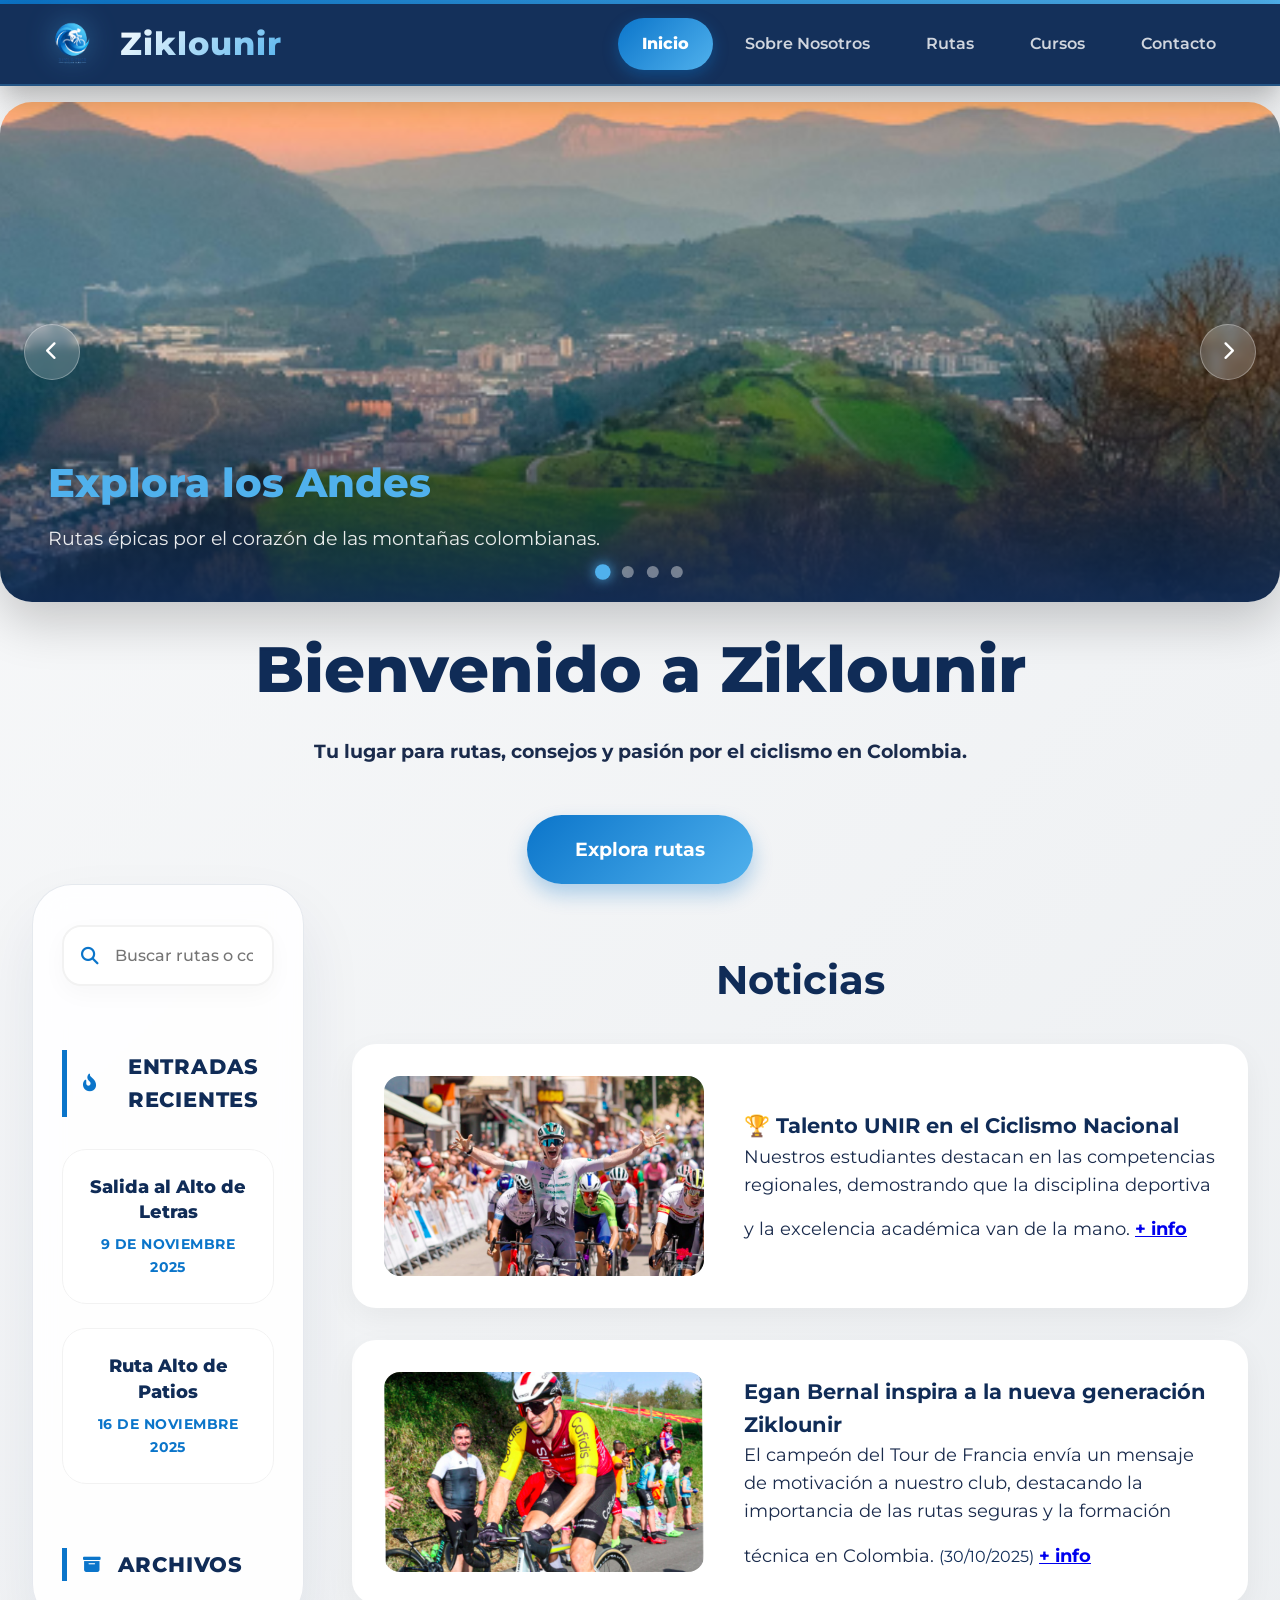
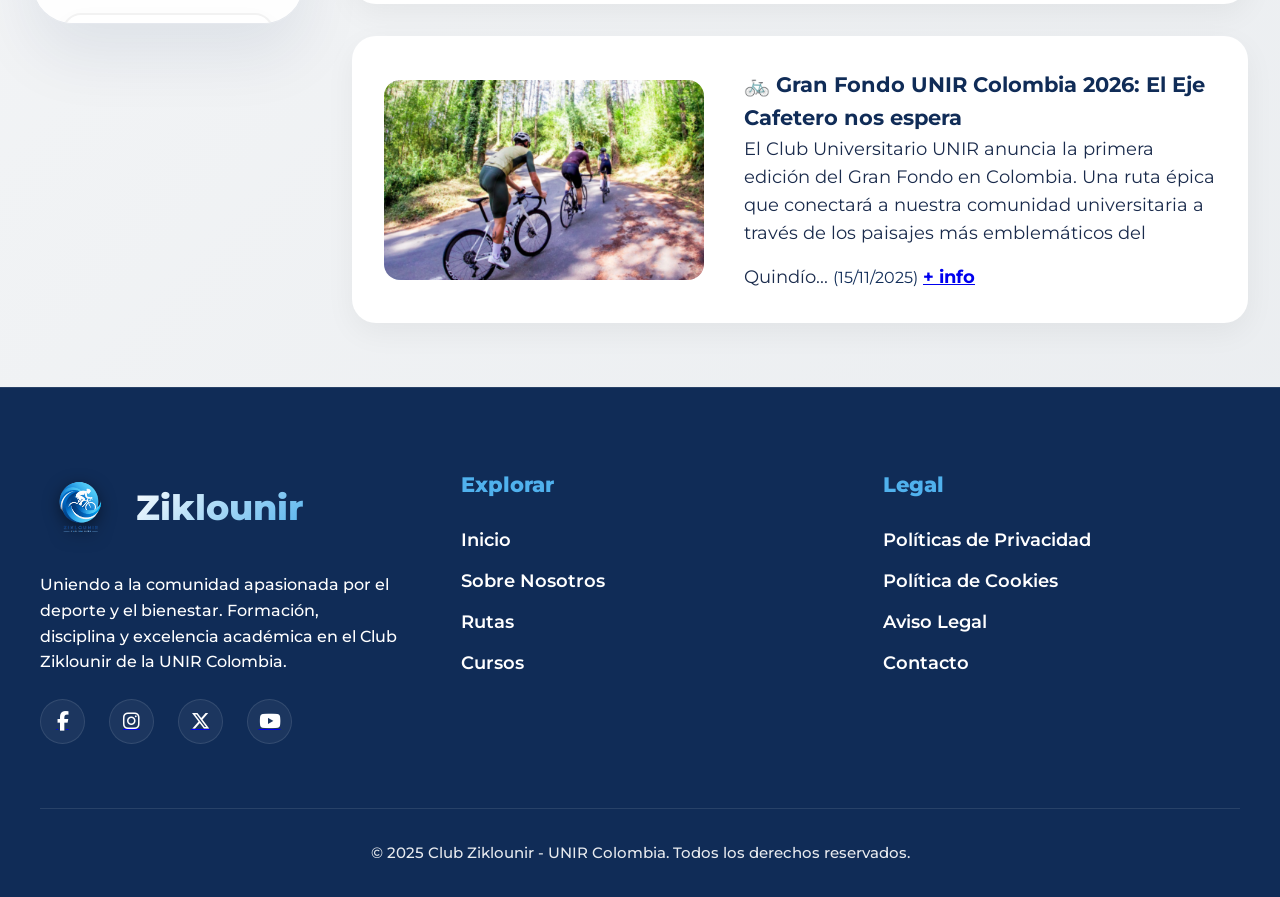
<file: index.html>
<!DOCTYPE html>
<html lang="es">
<head>
    <meta charset="UTF-8">
    <meta name="viewport" content="width=device-width, initial-scale=1.0">
    <meta name="description" content="Club Ziklounir — Blog de ciclismo universitario UNIR Colombia. Noticias, rutas y formación para apasionados del pedal.">
    <title>Club Ziklounir | Blog de Ciclismo · UNIR Colombia</title>
    <link rel="icon" href="assets/img/logociclismo.png" type="image/png">
    <!-- Fuentes (una sola petición) -->
    <link href="https://fonts.googleapis.com/css2?family=Inspiration&family=Geologica:wght@100..900&family=Jaini&display=swap" rel="stylesheet">
    <!-- Iconos -->
    <link rel="stylesheet" href="https://cdnjs.cloudflare.com/ajax/libs/font-awesome/6.4.2/css/all.min.css"
        integrity="sha512-z3gLpd7yknf1YoNbCzqRKc4qyor8gaKU1qmn+CShxbuBusANI9QpRohGBreCFkKxLhei6S9CQXFEbbKuqLg0DA=="
        crossorigin="anonymous" referrerpolicy="no-referrer" />
    <!-- Estilos -->
    <link rel="stylesheet" href="assets/CSS/style.css">
    <link rel="stylesheet" href="assets/CSS/inicio.css">
</head>

<body>
<!-- ------------------------------------------------------------
AQUI ESTA NUESTRO BARRA DE NAVEGACIÓN = HEADER + NAV
----------------------------------------------------------------->    
<div id="header-placeholder"></div>

    <main class="grid-container">
        <section class="bienvenido">
            <div class="carrusel-box">
                <div class="carrusel-container">
                    <ul id="carrusel-slides">
                        <li class="slide active">
                            <img src="assets/img/1.png" alt="Paisaje de Colombia">
                            <div class="slide-caption">
                                <h2>Explora los Andes</h2>
                                <p>Rutas épicas por el corazón de las montañas colombianas.</p>
                            </div>
                        </li>
                        <li class="slide">
                            <img src="assets/img/2.png" alt="Bicicletas en los Andes">
                            <div class="slide-caption">
                                <h2>Pasión por el Pedal</h2>
                                <p>Únete a nuestra comunidad y vive el ciclismo al máximo.</p>
                            </div>
                        </li>
                        <li class="slide">
                            <img src="assets/img/3.png" alt="Ciclistas subiendo a Letras">
                            <div class="slide-caption">
                                <h2>El Reto de Letras</h2>
                                <p>Conquista uno de los puertos más largos del mundo.</p>
                            </div>
                        </li>
                        <li class="slide">
                            <img src="assets/img/4.png" alt="Ciclistas en la Sabana">
                            <div class="slide-caption">
                                <h2>Sabana Infinita</h2>
                                <p>Disfruta de rodadas tranquilas con paisajes inigualables.</p>
                            </div>
                        </li>
                    </ul>
                </div>
                
                <!-- Controles del Carrusel -->
                <button class="carrusel-btn prev" id="prevBtn"><i class="fas fa-chevron-left"></i></button>
                <button class="carrusel-btn next" id="nextBtn"><i class="fas fa-chevron-right"></i></button>
                
                <!-- Indicadores -->
                <div class="carrusel-dots" id="carrusel-dots">
                    <span class="dot active" data-index="0"></span>
                    <span class="dot" data-index="1"></span>
                    <span class="dot" data-index="2"></span>
                    <span class="dot" data-index="3"></span>
                </div>
            </div>            
            <article class="bloque-bienvenido">
                <h1>Bienvenido a Ziklounir</h1>
                <h4>Tu lugar para rutas, consejos y pasión por el ciclismo en Colombia.</h4>
                <a href="rutas.html" class="btn-explora">Explora rutas</a>
            </article>
        </section>

<!-- BLOQUE NOTICIAS -->
        <section class="noticias">
            <h2>Noticias</h2>
            <article class="noticia"> 
                <img class="img-noticia" src="assets/img/Equipo-cortizo.png" alt="">
                <p class="redaccion"> <span class="sombrear">🏆 Talento UNIR en el Ciclismo Nacional</span> <br>Nuestros estudiantes destacan en las competencias regionales, demostrando que la disciplina deportiva y la excelencia académica van de la mano. <span class="info"><a href="#" target="_blank">+ info</a></span></p>
            </article>

            <article class="noticia"> 
                <img  class="img-noticia" src="assets/img/Jonathan.png" alt="">
                <p class="redaccion"><span class="sombrear">Egan Bernal inspira a la nueva generación Ziklounir</span> <br>El campeón del Tour de Francia envía un mensaje de motivación a nuestro club, destacando la importancia de las rutas seguras y la formación técnica en Colombia. <span class="fecha">(30/10/2025)</span>  <span class="info"><a href="#" target="_blank">+ info</a></span></p>
            </article>

            <article class="noticia"> 
                <img  class="img-noticia" src="assets/img/3.png" alt="Gran Fondo UNIR">
                <p class="redaccion"><span class="sombrear">🚲 Gran Fondo UNIR Colombia 2026: El Eje Cafetero nos espera</span> <br>El Club Universitario UNIR anuncia la primera edición del Gran Fondo en Colombia. Una ruta épica que conectará a nuestra comunidad universitaria a través de los paisajes más emblemáticos del Quindío... <span class="fecha">(15/11/2025)</span>  <span class="info"><a href="#">+ info</a></span></p>
            </article>
        </section>

<!-- BLOQUE ASIDE "barra lateral" -->
        <aside class="barra-lateral">
            <div class="section-lateral">
                <!-- Barra de Búsqueda Mejorada -->
                <div class="search-wrapper">
                    <i class="fas fa-search search-icon"></i>
                    <input class="buscar" type="text" name="buscar" placeholder="Buscar rutas o consejos...">
                </div>

                <!-- Entradas Recientes con Icono -->
                <div class="entradas-rec">
                    <h3><i class="fas fa-fire-alt"></i> Entradas recientes</h3>
                    <ul class="lista-recientes">
                        <li>
                            <a href="#">
                                <span class="post-title">Salida al Alto de Letras</span>
                                <span class="post-date">9 de Noviembre 2025</span>
                            </a>
                        </li>
                        <li>
                            <a href="#">
                                <span class="post-title">Ruta Alto de Patios</span>
                                <span class="post-date">16 de Noviembre 2025</span>
                            </a>
                        </li>
                    </ul>
                </div>

                <!-- Archivos con Icono -->
                <div class="archivos"> 
                    <h3><i class="fas fa-archive"></i> Archivos</h3>
                    <div class="select-wrapper">
                        <select name="mes" class="elegir">
                            <option value="">Elegir el mes</option>
                            <option value="enero">Enero 2025</option>
                            <option value="febrero">Febrero 2025</option>
                            <option value="marzo">Marzo 2025</option>
                            <option value="octubre">Octubre 2025</option>
                            <option value="noviembre">Noviembre 2025</option>
                        </select>
                        <i class="fas fa-chevron-down select-icon"></i>
                    </div>
                </div>

                <!-- Categorías con Icono -->
                <div class="categorias">
                    <h3><i class="fas fa-th-list"></i> Categorías</h3>
                    <div class="select-wrapper">
                        <select id="categoria" name="categorias" class="elegir">
                            <option value="">Elegir la categoría</option>
                            <option value="carreras">Carreras</option>
                            <option value="eventos">Eventos</option>
                            <option value="rutas.html">Rutas</option>
                            <option value="cursos.html">Cursos</option>
                        </select>
                        <i class="fas fa-chevron-down select-icon"></i>
                    </div>
                </div>
            </div>
        </aside>
    </main>

    <div id="footer-placeholder"></div>

    <script src="assets/js/main.js"></script>
    <script>
  const select = document.getElementById('categoria');
  select.addEventListener('change', () => {
    if (select.value) window.location.href = select.value;
  });
</script>
</body>
</html>
</file>
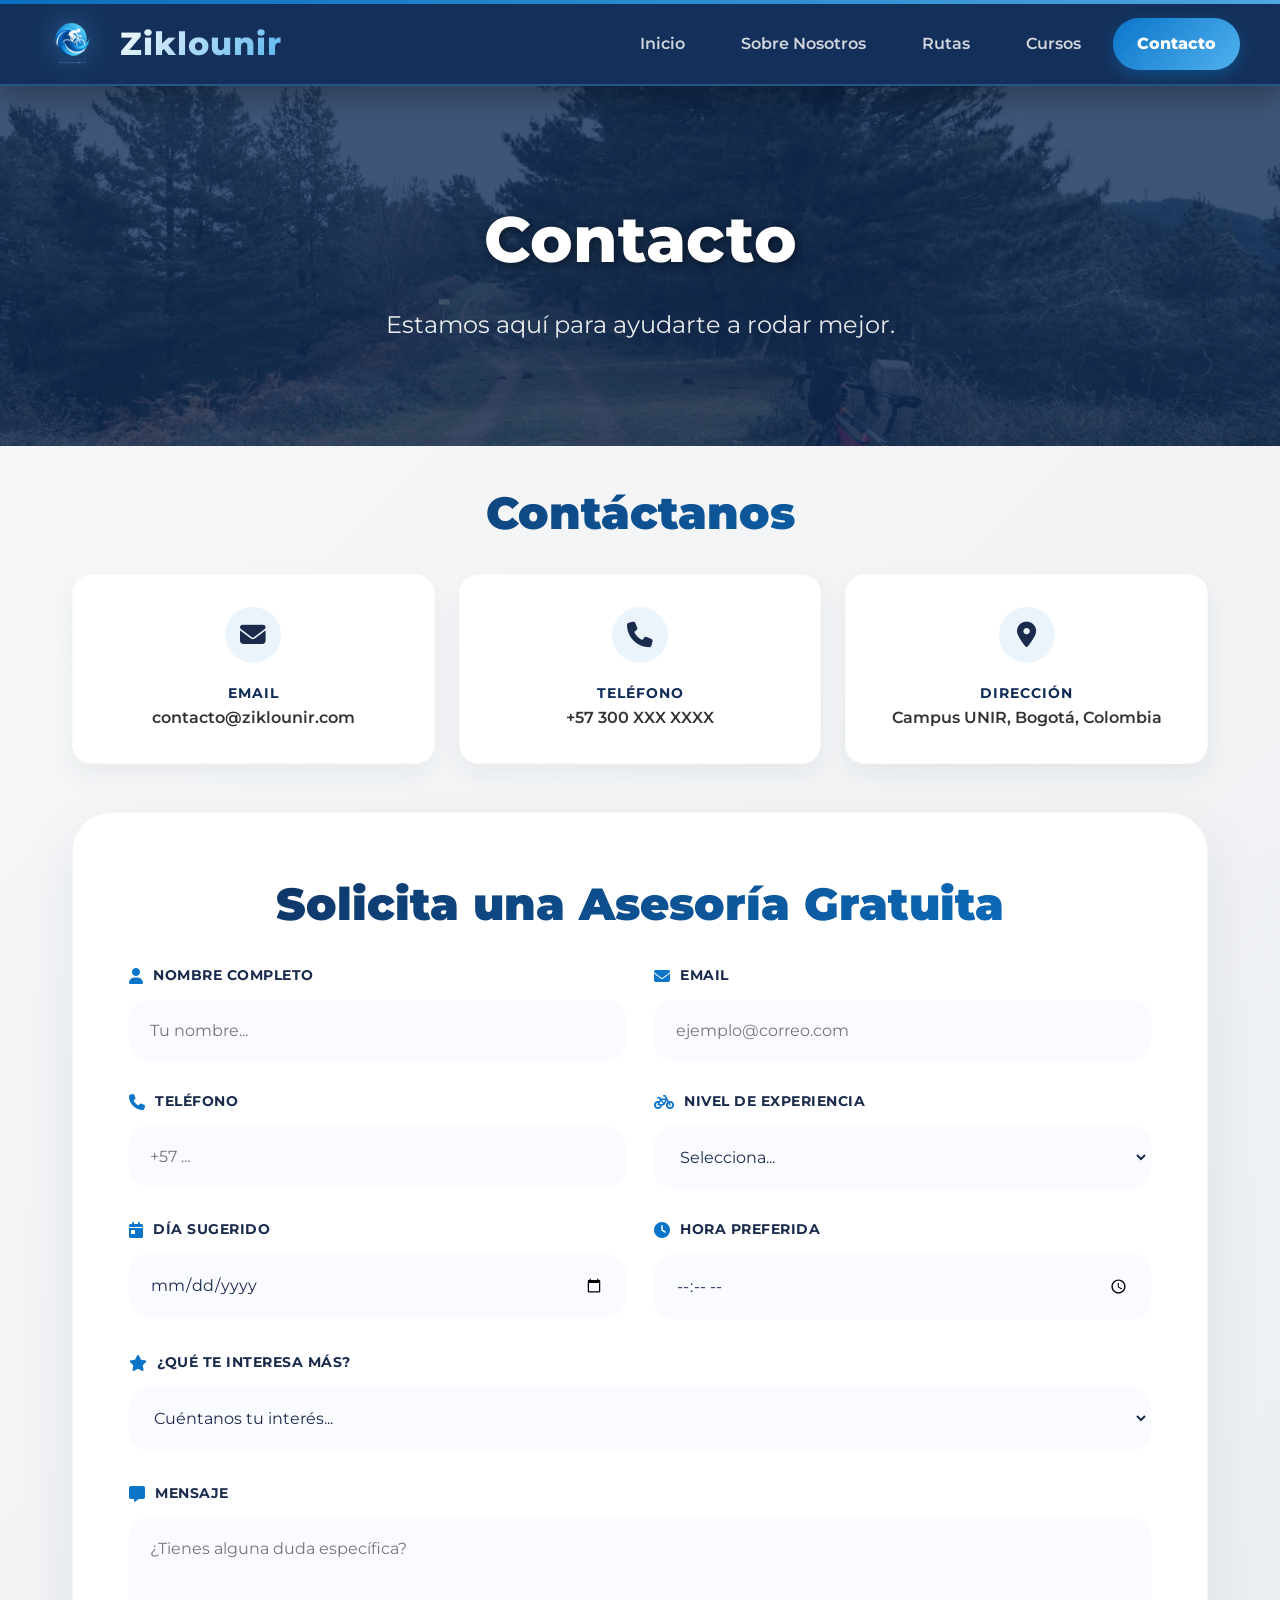
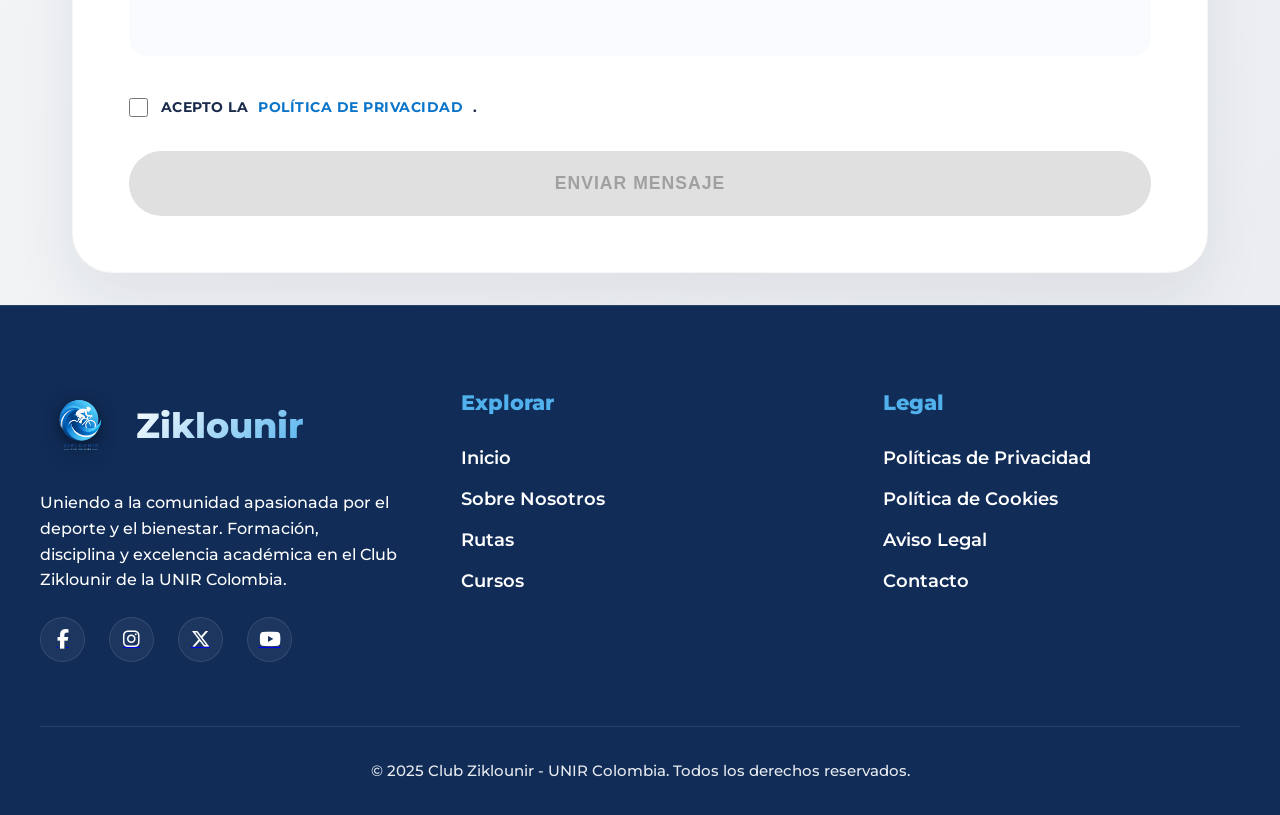
<file: Contacto.html>
<!DOCTYPE html>
<html lang="es">
<head>
    <meta charset="UTF-8">
    <meta name="viewport" content="width=device-width, initial-scale=1.0">
    <meta name="description" content="Contacta con el Club Ziklounir UNIR Colombia. Solicita asesoría gratuita o inscríbete en nuestras rutas y cursos.">
    <title>Contáctanos | Club Ziklounir · UNIR Colombia</title>
    <link rel="icon" href="assets/img/logociclismo.png" type="image/png">
    <!-- Fuentes (una sola petición) -->
    <link href="https://fonts.googleapis.com/css2?family=Inspiration&family=Geologica:wght@100..900&family=Jaini&display=swap" rel="stylesheet">
    <!-- Iconos -->
    <link rel="stylesheet" href="https://cdnjs.cloudflare.com/ajax/libs/font-awesome/6.4.2/css/all.min.css"
        integrity="sha512-z3gLpd7yknf1YoNbCzqRKc4qyor8gaKU1qmn+CShxbuBusANI9QpRohGBreCFkKxLhei6S9CQXFEbbKuqLg0DA=="
        crossorigin="anonymous" referrerpolicy="no-referrer" />
    <!-- Estilos -->
    <link rel="stylesheet" href="assets/CSS/style.css">
    <link rel="stylesheet" href="assets/CSS/contacto.css">
</head>

<body>



    <div id="header-placeholder"></div>

    <section class="hero-contacto">
        <div class="hero-content">
            <h1>Contacto</h1>
            <p>Estamos aquí para ayudarte a rodar mejor.</p>
        </div>
    </section>

    <main class="container">
        <div class="info">
            <h2>Contáctanos</h2>

            <div class="contact-details">
                <div class="detail-item">
                    <i class="fa-solid fa-envelope"></i>
                    <div>
                        <strong>Email</strong>
                        <p>contacto@ziklounir.com</p>
                    </div>
                </div>
                <div class="detail-item">
                    <i class="fa-solid fa-phone"></i>
                    <div>
                        <strong>Teléfono</strong>
                        <p>+57 300 XXX XXXX</p>
                    </div>
                </div>
                <div class="detail-item">
                    <i class="fa-solid fa-location-dot"></i>
                    <div>
                        <strong>Dirección</strong>
                        <p>Campus UNIR, Bogotá, Colombia</p>
                    </div>
                </div>
            </div>
        </div>

        <div class="formulario">
            <div class="info-form">
                <h2>Solicita una Asesoría Gratuita</h2>
            </div>
            <form action="#" method="POST" id="formContacto">
                <div class="form-grid">
                    <div class="form-group">
                        <label for="nombre"><i class="fa-solid fa-user"></i> Nombre completo</label>
                        <input type="text" id="nombre" name="nombre" placeholder="Tu nombre..." required>
                    </div>

                    <div class="form-group">
                        <label for="email"><i class="fa-solid fa-envelope"></i> Email</label>
                        <input type="email" id="email" name="email" placeholder="ejemplo@correo.com" required>
                    </div>

                    <div class="form-group">
                        <label for="telefono"><i class="fa-solid fa-phone"></i> Teléfono</label>
                        <input type="tel" id="telefono" name="telefono" placeholder="+57 ..." required>
                    </div>

                    <div class="form-group">
                        <label for="nivel"><i class="fa-solid fa-bicycle"></i> Nivel de experiencia</label>
                        <select id="nivel" name="nivel" required>
                            <option value="">Selecciona...</option>
                            <option value="principiante">Principiante (Cero experiencia)</option>
                            <option value="intermedio">Intermedio (Rutas frecuentes)</option>
                            <option value="avanzado">Avanzado / Competidor</option>
                        </select>
                    </div>

                    <div class="form-group">
                        <label for="fecha"><i class="fa-solid fa-calendar-day"></i> Día sugerido</label>
                        <input type="date" id="fecha" name="fecha" required>
                    </div>

                    <div class="form-group">
                        <label for="hora"><i class="fa-solid fa-clock"></i> Hora preferida</label>
                        <input type="time" id="hora" name="hora" min="09:00" max="18:00" required>
                    </div>
                </div>

                <div class="form-single">
                    <label for="interes"><i class="fa-solid fa-star"></i> ¿Qué te interesa más?</label>
                    <select id="interes" name="interes" required>
                        <option value="">Cuéntanos tu interés...</option>
                        <option value="rutas">Explorar Rutas</option>
                        <option value="cursos">Cursos de Formación</option>
                        <option value="socio">Ser Socio del Club</option>
                        <option value="otro">Otros asuntos</option>
                    </select>
                </div>

                <div class="form-single">
                    <label for="comentarios"><i class="fa-solid fa-message"></i> Mensaje</label>
                    <textarea id="comentarios" name="comentarios" rows="5" placeholder="¿Tienes alguna duda específica?"></textarea>
                </div>

                <div class="checkbox-container">
                    <input type="checkbox" id="privacidad" name="privacidad" required onchange="document.getElementById('btnEnviar').disabled = !this.checked">
                    <label for="privacidad">Acepto la <a href="legal.html#privacidad">política de privacidad</a>.</label>
                </div>

                <button id="btnEnviar" type="submit" class="btn-submit" disabled>Enviar Mensaje</button>
            </form>
        </div>
    </main>

    <div id="footer-placeholder"></div>
    <script src="assets/js/main.js"></script>


</body>


</html>
</file>
<file: assets/CSS/style.css>
@import url('https://fonts.googleapis.com/css2?family=Montserrat:wght@400;500;700;800&display=swap');

:root {
  --color-1: #1A2B4C;
  /* Azul Oscuro (Texto) */
  --color-2: #FFFFFF;
  /* Blanco */
  --color-3: #f2f2f2;
  /* Gris Claro */
  --color-4: #102C57;
  /* Azul Medianoche (Footer/Header) */
  --color-5: #0B75CA;
  /* Azul Primario (Botones) */
  --color-6: #50B1ED;
  /* Azul Claro (Acentos) */
  --titulo: 'Montserrat', sans-serif;
  --texto: 'Montserrat', sans-serif;
  --nav: 'Montserrat', sans-serif;
}

/* --- Reseteo de Estilos Base --- */
* {
  padding: 0;
  margin: 0;
  box-sizing: border-box;
}

body {
  font-family: var(--texto);
  background: linear-gradient(135deg, #f8f9fa 0%, #e9ecef 100%);
  color: var(--color-1);
  line-height: 1.6;
  min-height: 100vh;
}

/* -------------------------------------------------------
   2. COMPONENTES COMUNES Y UTILIDADES
--------------------------------------------------------*/
.container {
  max-width: 75rem;
  margin: 0 auto;
  padding: 2rem;
}

/* Efecto Glassmorphism */
.glass-card {
  background: rgba(255, 255, 255, 0.8);
  backdrop-filter: blur(0.625rem);
  border: 0.0625rem solid rgba(255, 255, 255, 0.3);
  border-radius: 1.5rem;
  box-shadow: 0 0.9375rem 2.1875rem rgba(0, 0, 0, 0.1);
}

/* Botones con Degradado */
.gradient-btn {
  background: linear-gradient(135deg, var(--color-5) 0%, var(--color-6) 100%);
  color: var(--color-2);
  border: none;
  border-radius: 3.125rem;
  padding: 0.8rem 2rem;
  font-weight: 700;
  cursor: pointer;
  transition: all 0.4s cubic-bezier(0.175, 0.885, 0.32, 1.275);
  box-shadow: 0 0.625rem 1.25rem rgba(0, 180, 216, 0.3);
  display: inline-block;
  text-decoration: none;
}

.gradient-btn:hover {
  transform: translateY(-0.3125rem);
  box-shadow: 0 0.9375rem 1.5625rem rgba(0, 180, 216, 0.4);
}

/* -------------------------------------------------------
   3. CABECERA (HEADER & NAVIGATION)
--------------------------------------------------------*/
header {
  width: 100%;
  position: sticky;
  top: 0;
  z-index: 1000;
}

.header-top {
  background: linear-gradient(90deg, var(--color-5) 0%, var(--color-6) 100%);
  height: 0.25rem;
}

.header-bottom {
  background: rgba(16, 44, 87, 0.98);
  backdrop-filter: blur(0.625rem);
  box-shadow: 0 0.625rem 1.875rem rgba(0, 0, 0, 0.3);
  transition: all 0.4s ease;
  border-bottom: 0.125rem solid rgba(80, 177, 237, 0.3);
  padding: 0 2rem;
  /* Padding base para móviles */
}

.header-container {
  max-width: 75rem;
  margin: 0 auto;
  display: flex;
  justify-content: space-between;
  align-items: center;
  width: 100%;
  padding: 0.5rem 0;
}

/* Estilos del Logo */
.logo-container {
  display: flex;
  align-items: center;
  gap: 1rem;
  cursor: pointer;
}

.logo-container img {
  width: 4rem;
  height: auto;
  filter: drop-shadow(0 0 0.9375rem rgba(80, 177, 237, 0.4));
  transition: transform 0.5s cubic-bezier(0.175, 0.885, 0.32, 1.275);
}

.logo-container:hover img {
  transform: rotate(10deg) scale(1.1);
}

.logo-container h2 {
  font-family: var(--titulo);
  color: var(--color-2);
  font-size: 2rem;
  font-weight: 800;
  letter-spacing: 0.0625rem;
  background: linear-gradient(135deg, #fff 0%, var(--color-6) 100%);
  -webkit-background-clip: text;
  -webkit-text-fill-color: transparent;
}

/* Enlaces del Menú */
nav {
  display: flex;
  align-items: center;
  gap: 0.5rem;
}

nav a {
  color: rgba(255, 255, 255, 0.8);
  font-family: var(--nav);
  font-size: 1rem;
  font-weight: 600;
  padding: 0.8rem 1.5rem;
  border-radius: 3.125rem;
  transition: all 0.4s cubic-bezier(0.4, 0, 0.2, 1);
  position: relative;
  text-decoration: none;
}

nav a:hover {
  color: white;
  background: rgba(255, 255, 255, 0.1);
  transform: translateY(-0.125rem);
}

/* Estado Activo del Enlace */
.link-activo {
  color: white !important;
  background: linear-gradient(135deg, var(--color-5) 0%, var(--color-6) 100%);
  box-shadow: 0 0.3125rem 0.9375rem rgba(11, 117, 202, 0.4);
  font-weight: 800;
}

/* Efecto Underline en Hover */
nav a:not(.link-activo)::after {
  content: '';
  position: absolute;
  bottom: 0.5rem;
  left: 50%;
  width: 0;
  height: 0.125rem;
  background: var(--color-6);
  transition: width 0.3s ease, left 0.3s ease;
  border-radius: 0.625rem;
}

nav a:not(.link-activo):hover::after {
  width: 40%;
  left: 30%;
}

/* -------------------------------------------------------
   4. MENÚ HAMBURGUESA (MOBILE)
--------------------------------------------------------*/
.menu-toggle {
  display: none;
}

.menu-icon {
  display: none;
  font-size: 2rem;
  cursor: pointer;
  color: var(--color-2);
  padding: 1rem 1.2rem;
  z-index: 1001;
}

/* -------------------------------------------------------
   5. PIE DE PÁGINA (FOOTER)
--------------------------------------------------------*/
footer {
  background-color: var(--color-4);
  padding: 5rem 2rem 2rem 2rem;
  color: var(--color-2);
  border-top: 0.0625rem solid rgba(255, 255, 255, 0.1);
}

.footer-container {
  max-width: 75rem;
  margin: 0 auto;
  display: grid;
  grid-template-columns: repeat(3, 1fr);
  gap: 4rem;
}

.footer-brand {
  text-align: left;
}

.footer-logo {
  display: flex;
  align-items: center;
  gap: 1rem;
  margin-bottom: 1.5rem;
}

.footer-logo img {
  width: 5rem;
  height: auto;
  filter: drop-shadow(0 0.25rem 0.5rem rgba(0, 0, 0, 0.5));
  transition: transform 0.3s ease;
}

.footer-logo:hover img {
  transform: scale(1.1) rotate(5deg);
}

.footer-brand h4 {
  font-size: 2.2rem;
  font-weight: 800;
  margin: 0;
  background: linear-gradient(135deg, var(--color-2) 0%, var(--color-6) 100%);
  -webkit-background-clip: text;
  -webkit-text-fill-color: transparent;
}

.footer-brand p {
  font-size: 1rem;
  line-height: 1.6;
  color: white;
  font-weight: 500;
}

.footer-links h5 {
  font-size: 1.3rem;
  font-weight: 800;
  margin-bottom: 1.5rem;
  color: var(--color-6);
}

.footer-links ul {
  list-style: none;
}

.footer-links li {
  margin-bottom: 0.8rem;
}

.footer-links a {
  font-size: 1.1rem;
  color: white;
  font-weight: 600;
  transition: all 0.3s ease;
  text-decoration: none;
}

.footer-links a:hover {
  color: var(--color-6);
  transform: translateX(0.3125rem);
}

.footer-socials {
  display: flex;
  gap: 1.5rem;
  margin-top: 1.5rem;
}

.footer-socials a {
  width: 2.8125rem;
  height: 2.8125rem;
  background: rgba(255, 255, 255, 0.05);
  border: 0.0625rem solid rgba(255, 255, 255, 0.1);
  border-radius: 50%;
  display: flex;
  align-items: center;
  justify-content: center;
  transition: all 0.3s ease;
}

.footer-socials a:hover {
  background: var(--color-6);
  transform: translateY(-0.3125rem);
  border-color: var(--color-6);
}

.footer-socials i {
  font-size: 1.2rem;
  color: var(--color-2);
}

.footer-bottom {
  max-width: 75rem;
  margin: 4rem auto 0 auto;
  padding-top: 2rem;
  border-top: 0.0625rem solid rgba(255, 255, 255, 0.1);
  text-align: center;
}

.footer-bottom p {
  font-size: 0.95rem;
  color: white;
  font-weight: 500;
  opacity: 0.9;
}

/* -------------------------------------------------------
   6. MEDIA QUERIES (RESPONSIVIDAD)
--------------------------------------------------------*/

/* --- Tablets y Pantallas Medianas --- */
@media (max-width: 62em) {
  .footer-container {
    grid-template-columns: 1fr 1fr;
  }
}

/* --- Móviles (Navegación Hamburguesa) --- */
@media (max-width: 52.125em) {
  .header-bottom {
    padding: 0.5rem 1.5rem;
  }

  .menu-icon {
    display: flex;
  }

  .menu-toggle:checked+.menu-icon+#nav-menu {
    display: flex;
  }

  #nav-menu {
    display: none;
    flex-direction: column;
    background-color: var(--color-4);
    position: absolute;
    top: 4.5rem;
    right: 0;
    width: 100%;
    box-shadow: 0 0.625rem 1.25rem rgba(0, 0, 0, 0.3);
    padding: 1rem 0;
  }

  #nav-menu a {
    padding: 1rem 2rem;
    border-bottom: 0.0625rem solid rgba(255, 255, 255, 0.05);
    color: white;
    border-radius: 0;
    text-align: center;
  }
}

/* --- Teléfonos Pequeños --- */
@media (max-width: 48em) {
  .footer-container {
    grid-template-columns: 1fr;
    text-align: center;
    gap: 3rem;
  }

  .footer-brand,
  .footer-socials,
  .footer-logo {
    justify-content: center;
    text-align: center;
  }
}

@media (max-width: 24.5625em) {
  .logo-container h2 {
    font-size: 1.5rem;
  }
}
</file>
<file: assets/CSS/inicio.css>
* {
  margin: 0;
  padding: 0;
  box-sizing: border-box;
}


/* =======================================================
   ESTILOS ESPECÍFICOS: PÁGINA DE INICIO
   ======================================================= */

/* --- Layout Principal y Carrusel --- */
/* -----------------------------------------------------------
 EL CARRUSEL DE NUESTRA PAGINA INICIO
-------------------------------------------------------------*/
.grid-container{
    display: grid;
    grid-template-columns: 1fr 2fr 1fr;
    text-align: center;
    height: 100%;
}

.bienvenido{
    grid-column: 1 / span 3;    
}
.carrusel-box {
    width: 100%;
    max-width: 80rem;
    height: 31.25rem; /* Aumentado para mejor impacto */
    margin: 1rem auto;
    overflow: hidden;
    border-radius: 2rem;
    position: relative;
    box-shadow: 0 1.25rem 3.125rem rgba(0,0,0,0.2);
}

.carrusel-container {
    width: 100%;
    height: 100%;
    position: relative;
}

#carrusel-slides {
    list-style: none;
    width: 100%;
    height: 100%;
    padding: 0;
    margin: 0;
}

.slide {
    position: absolute;
    top: 0;
    left: 0;
    width: 100%;
    height: 100%;
    opacity: 0;
    transition: opacity 1s ease-in-out;
    z-index: 1;
}

.slide.active {
    opacity: 1;
    z-index: 2;
}

.slide img {
    width: 100%;
    height: 100%;
    object-fit: cover;
    transition: transform 6s ease-in-out; /* Efecto Ken Burns */
}

.slide.active img {
    transform: scale(1.1);
}

/* Superposición de Texto (Captions) */
.slide-caption {
    position: absolute;
    bottom: 0;
    left: 0;
    width: 100%;
    padding: 4rem 3rem 3rem 3rem;
    background: linear-gradient(transparent, rgba(16, 44, 87, 0.9));
    color: white;
    text-align: left;
    transform: translateY(2rem);
    opacity: 0;
    transition: all 0.8s ease-out 0.3s;
}

.slide.active .slide-caption {
    transform: translateY(0);
    opacity: 1;
}

.slide-caption h2 {
    font-size: 2.5rem;
    font-weight: 800;
    margin-bottom: 0.5rem;
    color: var(--color-6);
}

.slide-caption p {
    font-size: 1.2rem;
    max-width: 40rem;
    opacity: 0.9;
}

/* Botones de Navegación */
.carrusel-btn {
    position: absolute;
    top: 50%;
    transform: translateY(-50%);
    background: rgba(255, 255, 255, 0.2);
    backdrop-filter: blur(0.3125rem);
    border: 0.0625rem solid rgba(255, 255, 255, 0.3);
    color: white;
    width: 3.5rem;
    height: 3.5rem;
    border-radius: 50%;
    cursor: pointer;
    z-index: 10;
    font-size: 1.2rem;
    transition: all 0.3s ease;
    display: flex;
    align-items: center;
    justify-content: center;
}

.carrusel-btn:hover {
    background: var(--color-5);
    border-color: var(--color-5);
    transform: translateY(-50%) scale(1.1);
}

.carrusel-btn.prev { left: 1.5rem; }
.carrusel-btn.next { right: 1.5rem; }

/* Indicadores (Dots) */
.carrusel-dots {
    position: absolute;
    bottom: 1.5rem;
    left: 50%;
    transform: translateX(-50%);
    display: flex;
    gap: 0.8rem;
    z-index: 10;
}

.dot {
    width: 0.75rem;
    height: 0.75rem;
    background: rgba(255, 255, 255, 0.4);
    border-radius: 50%;
    cursor: pointer;
    transition: all 0.3s ease;
}

.dot.active {
    background: var(--color-6);
    transform: scale(1.3);
    box-shadow: 0 0 0.625rem var(--color-6);
}
/* -----------------------------------------------------------
          SECTION BIENVENIDO + FRASE + BOTON
-------------------------------------------------------------*/
h1 {
  font-family: var(--titulo);
  font-size: 4rem;
  font-weight: 800;
  margin-bottom: 1rem;
  color: var(--color-4);
}
.bloque-bienvenido h4 {
  font-family: var(--texto);
  font-size: 1.2rem;
  margin-bottom: 2rem;
  color: var(--color-1);
}

.btn-explora {
    display: inline-block;
    background: linear-gradient(135deg, var(--color-5) 0%, var(--color-6) 100%);
    padding: 1.2rem 3rem;
    border-radius: 3.125rem;
    color: white;
    text-decoration: none;
    font-weight: 700;
    font-size: 1.2rem;
    box-shadow: 0 0.625rem 1.25rem rgba(11, 117, 202, 0.3);
    transition: all 0.4s cubic-bezier(0.175, 0.885, 0.32, 1.275);
    margin-top: 1rem;
}

.btn-explora:hover {
    transform: translateY(-0.3125rem) scale(1.05);
    box-shadow: 0 0.9375rem 1.875rem rgba(11, 117, 202, 0.5);
    background: linear-gradient(135deg, var(--color-6) 0%, var(--color-5) 100%);
}

.btn-explora:active {
    transform: translateY(-0.125rem) scale(0.98);
}

/* -----------------------------------------------------------
            SECTION DE NOTICIAS
-------------------------------------------------------------*/
.noticias{
    background-color: transparent;
    grid-area: 2 / 2 / 4/ 4;
    padding: 2rem;
    margin-top: 2rem; /* Espacio corregido debajo del botón */
}
.noticias h2{
  text-align: center;
  font-size: 2.5rem;
  margin-bottom: 2rem;
  color: var(--color-4);
}

.noticia{
  display: flex;
  align-items: center;
  margin: 0 auto 2rem auto;
  padding: 2rem;
  background: white;
  border-radius: 1.5rem;
  box-shadow: 0 0.625rem 1.875rem rgba(0,0,0,0.05);
  transition: transform 0.3s ease, box-shadow 0.3s ease;
  max-width: 56.25rem;
}
.img-cortizo, .redaccion{
    flex: 1;
}
.img-noticia{
  width: 100%;
  max-width: 20rem;
  height: 12.5rem;
  object-fit: cover;
  border-radius: 1rem;
}
.redaccion{
    text-align: left;
    margin-left: 2.5rem;
    font-size: 1.1rem;
    line-height: 1.6;
}
.info{
  color: var(--color-5);
  font-weight: 700;
  display: inline-block;
  margin-top: 1rem;
  text-decoration: none;
  position: relative;
}
.info::after {
  content: '';
  position: absolute;
  width: 0;
  height: 0.125rem;
  bottom: -0.125rem;
  left: 0;
  background-color: var(--color-5);
  transition: width 0.3s ease;
}
.info:hover::after {
  width: 100%;
}
.sombrear{
  font-size: 1.3rem;
  font-weight: bold;
  color: var(--color-4);
}
.fecha{
  font-size: 1rem;
  color: var(--color-4);
}
/* -----------------------------------------------------------
            SECTION ASIDE "barra lateral"
-------------------------------------------------------------*/
.barra-lateral {
    grid-area: 2 / 1 / 4 / 2;
    background: rgba(255, 255, 255, 0.9);
    backdrop-filter: blur(0.9375rem);
    border: 0.0625rem solid rgba(16, 44, 87, 0.1);
    padding: 2.5rem 1.8rem;
    margin: 0 1rem 4rem 2rem;
    border-radius: 2.5rem;
    box-shadow: 0 2rem 4rem rgba(16, 44, 87, 0.08);
    position: sticky;
    top: 7rem;
    max-height: calc(100vh - 10rem);
    overflow-y: auto;
    transition: all 0.4s ease;
}

/* Scrollbar Estilo UNIR */
.barra-lateral::-webkit-scrollbar {
    width: 0.3rem;
}

.barra-lateral::-webkit-scrollbar-track {
    background: transparent;
}

.barra-lateral::-webkit-scrollbar-thumb {
    background: var(--color-6);
    border-radius: 1rem;
}

.section-lateral {
    display: flex;
    flex-direction: column;
    gap: 4rem;
}

/* Títulos con Estética de la Web */
.section-lateral h3 {
    font-size: 1.3rem;
    font-weight: 800;
    color: var(--color-4);
    margin-bottom: 2rem;
    display: flex;
    align-items: center;
    gap: 1rem;
    text-transform: uppercase;
    letter-spacing: 0.05rem;
    border-left: 0.3125rem solid var(--color-5);
    padding-left: 1rem;
}

.section-lateral h3 i {
    color: var(--color-5);
    font-size: 1.1rem;
}

/* Buscador Estilo Premium */
.search-wrapper {
    position: relative;
    width: 100%;
}

.search-icon {
    position: absolute;
    left: 1.2rem;
    top: 50%;
    transform: translateY(-50%);
    color: var(--color-5);
    font-size: 1.1rem;
}

.buscar {
    width: 100%;
    height: 3.8rem;
    background: var(--color-2);
    border: 0.125rem solid var(--color-3);
    border-radius: 1.2rem;
    padding: 0 1.2rem 0 3.2rem;
    font-family: var(--texto);
    font-size: 1rem;
    font-weight: 500;
    color: var(--color-1);
    transition: all 0.3s cubic-bezier(0.4, 0, 0.2, 1);
    box-shadow: 0 0.5rem 1.5rem rgba(0,0,0,0.03);
}

.buscar:focus {
    outline: none;
    border-color: var(--color-5);
    box-shadow: 0 0.8rem 2rem rgba(11, 117, 202, 0.15);
    transform: translateY(-0.125rem);
}

/* Tarjetas de Entradas Recientes */
.lista-recientes {
    list-style: none;
    padding: 0;
    display: flex;
    flex-direction: column;
    gap: 1.5rem;
}

.lista-recientes li a {
    display: flex;
    flex-direction: column;
    gap: 0.5rem;
    padding: 1.5rem;
    background: var(--color-2);
    border-radius: 1.5rem;
    text-decoration: none;
    border: 0.0625rem solid var(--color-3);
    transition: all 0.4s cubic-bezier(0.175, 0.885, 0.32, 1.275);
}

.lista-recientes li a:hover {
    background: var(--color-2);
    transform: translateX(0.5rem) translateY(-0.25rem);
    border-color: var(--color-6);
    box-shadow: 0 1.25rem 2.5rem rgba(16, 44, 87, 0.1);
}

.post-title {
    font-weight: 800;
    color: var(--color-4);
    font-size: 1.15rem;
    line-height: 1.4;
}

.post-date {
    font-size: 0.9rem;
    color: var(--color-5);
    font-weight: 700;
    text-transform: uppercase;
    letter-spacing: 0.03rem;
}

/* Selectores Estilizados */
.select-wrapper {
    position: relative;
    width: 100%;
}

.select-icon {
    position: absolute;
    right: 1.2rem;
    top: 50%;
    transform: translateY(-50%);
    color: var(--color-5);
    pointer-events: none;
}

.elegir {
    width: 100%;
    height: 3.8rem;
    appearance: none;
    background: var(--color-2);
    border: 0.125rem solid var(--color-3);
    border-radius: 1.2rem;
    padding: 0 1.5rem;
    font-family: var(--texto);
    font-size: 1rem;
    font-weight: 600;
    color: var(--color-1);
    cursor: pointer;
    transition: all 0.3s ease;
    box-shadow: 0 0.5rem 1.5rem rgba(0,0,0,0.03);
}

.elegir:focus {
    outline: none;
    border-color: var(--color-5);
    transform: translateY(-0.125rem);
}

@media screen and (max-width: 64em) {
    .barra-lateral {
        position: relative;
        top: 0;
        margin: 2rem 0;
        max-height: none;
    }
}

/* ----------------------------------------------------
  RESPONSIVE: TELÉFONOS Y TABLETS PEQUEÑAS
--------------------------------------------------------*/
  @media screen and (max-width: 52.125em) {
    .grid-container {
      display: flex;
      flex-direction: column;
    }
    .noticias {
      padding: 1rem;
    }
    .noticias h2 {
      text-align: center;
      margin-left: 0;
    }
    .noticia {
      flex-direction: column;
      text-align: center;
      gap: 1.5rem;
    }
    .img-noticia {
      max-width: 100%;
      height: auto;
    }
    .redaccion {
      margin-left: 0;
    }
    .barra-lateral {
      margin: 2rem 1rem;
    }
}


  @media screen and  (max-width: 24.5625em) {
    .grid-container{
    display: block;
    } 
    h1 {
      font-size: 2.3rem;
      margin-bottom: 0.3rem;
    }
    .bloque-bienvenido h4 {
      font-size: 0.75rem;
      margin-bottom: 0.5rem;
    }
    button{
      padding: 0.50rem;
    }

    button p{
      font-size: 0.5rem;
      font-weight: bold;
    }
    .noticias h2{
    padding-left: 0;
    margin-left: 3.5rem;
    }
    .img-noticia {
    width: 18rem;
    margin-left: 1rem;
  }
    .redaccion{
      margin-right: 1rem;
      font-size: 1rem;
     }
    .barra-lateral{
      height: 80%;
      width: 85%;
      margin-left: 1.5rem;
      padding-bottom: 4rem;
    }
   }
</file>
<file: assets/CSS/contacto.css>
/* =======================================================
   ESTILOS ESPECÍFICOS: PÁGINA DE CONTACTO Y ASESORÍA
   ======================================================= */

/* --- Hero Section de Contacto --- */
.hero-contacto {
  height: 40vh;
  background: linear-gradient(rgba(16, 44, 87, 0.8), rgba(16, 44, 87, 0.8)), url('../img/bilbao_hero.jpg');
  background-size: cover;
  background-position: center;
  display: flex;
  align-items: center;
  justify-content: center;
  text-align: center;
  color: white;
}

.hero-content h1 {
  font-size: 4rem;
  font-weight: 800;
  text-shadow: 0.125rem 0.125rem 0.625rem rgba(0, 0, 0, 0.5);
  margin-bottom: 1rem;
}

.hero-content p {
  font-size: 1.5rem;
  opacity: 0.9;
}

.contacto-page main {
  display: flex;
  justify-content: center;
  align-items: stretch;
  padding: 4rem 10%;
  gap: 4rem;
  max-width: 87.5rem;
  margin: 0 auto;
}


.info {
  flex: 1;
}

.info h2 {
  text-align: center;
  font-size: 2.8rem;
  margin-bottom: 1.5rem;
  background: linear-gradient(135deg, var(--color-4) 0%, var(--color-5) 100%);
  -webkit-background-clip: text;
  -webkit-text-fill-color: transparent;
  font-weight: 900;
}

.texto-asesoria {
  line-height: 1.8;
  margin-bottom: 2.5rem;
  font-size: 1.2rem;
  color: #444;
  border-left: 0.25rem solid var(--color-5);
  padding-left: 1.5rem;
}

.contact-details {
  display: flex;
  flex-direction: row;
  justify-content: space-between;
  gap: 1.5rem;
  margin-bottom: 3rem;
  width: 100%;
}

.detail-item {
  flex: 1;
  /* Hace que todos los cuadros tengan el mismo ancho */
  display: flex;
  flex-direction: column;
  /* Organiza el icono arriba y el texto abajo */
  align-items: center;
  /* Centra todo el contenido internamente */
  text-align: center;
  padding: 2rem 1.5rem;
  background: white;
  border-radius: 1.2rem;
  box-shadow: 0 10px 25px rgba(26, 43, 76, 0.06);
  /* Sombra más suave y moderna */
  border: 1px solid rgba(0, 0, 0, 0.02);
  transition: all 0.3s cubic-bezier(0.4, 0, 0.2, 1);
}

.detail-item:hover {
  transform: translateY(-0.5rem);
  box-shadow: 0 15px 35px rgba(26, 43, 76, 0.12);
}

.detail-item i {
  font-size: 1.6rem;
  color: var(--color-brand-primary);
  width: 3.5rem;
  height: 3.5rem;
  background: rgba(11, 117, 202, 0.08);
  /* Fondo sutil con tu color de marca */
  display: flex;
  align-items: center;
  justify-content: center;
  border-radius: 50%;
  margin-bottom: 1.2rem;
  /* Separa el icono del texto inferior */
}

.detail-item strong {
  display: block;
  color: var(--color-4);
  font-size: 0.9rem;
  text-transform: uppercase;
  letter-spacing: 0.0625rem;
}

.detail-item p {
  margin: 0;
  font-weight: 600;
  font-size: 1rem;
  color: #333;
}

/* -------------------------------------------------------
   FORMULARIO
--------------------------------------------------------*/
.formulario {
  flex: 1.5;
  padding: 3.5rem;
  background: #ffffff;
  border-radius: 2.5rem;
  box-shadow: 0 1.5625rem 3.75rem rgba(26, 43, 76, 0.08);
  border: 0.0625rem solid rgba(0, 0, 0, 0.03);
}

#formContacto {
  display: flex;
  flex-direction: column;
  gap: 2rem;
}

.form-grid {
  display: grid;
  grid-template-columns: repeat(2, 1fr);
  gap: 1.8rem;
}

.info-form h2 {
  justify-content: center;
  text-align: center;
  font-size: 2.8rem;
  margin-bottom: 1.5rem;
  background: linear-gradient(135deg, var(--color-4) 0%, var(--color-5) 100%);
  -webkit-background-clip: text;
  -webkit-text-fill-color: transparent;
  font-weight: 900;
}


form {
  display: flex;
  flex-direction: column;
  gap: 2rem;
}

.form-grid {
  display: grid;
  grid-template-columns: repeat(2, 1fr);
  gap: 1.8rem;
}

.form-group,
.form-single {
  display: flex;
  flex-direction: column;
  gap: 0.8rem;
}

label {
  font-weight: 700;
  color: var(--color-1);
  font-size: 0.9rem;
  display: flex;
  align-items: center;
  gap: 0.6rem;
  text-transform: uppercase;
  letter-spacing: 0.03125rem;
}

label i {
  color: var(--color-5);
  font-size: 1rem;
}

input,
textarea,
select {
  background-color: #f9fbff;
  border: 2px solid transparent;
  border-radius: 1.2rem;
  padding: 1.2rem;
  font-size: 1rem;
  color: var(--color-1);
  width: 100%;
  box-sizing: border-box;
  font-family: inherit;
  transition: all 0.3s cubic-bezier(0.4, 0, 0.2, 1);
}

input:focus,
textarea:focus,
select:focus {
  outline: none;
  border-color: var(--color-5);
  background-color: white;
  box-shadow: 0 12px 25px rgba(11, 117, 202, 0.1);
  transform: translateY(-2px);
}

textarea {
  resize: none;
}

.checkbox-container {
  display: flex;
  align-items: center;
  gap: 0.8rem;
  margin-top: 0.5rem;
  font-size: 0.95rem;
}

.checkbox-container input[type="checkbox"] {
  width: 1.2rem;
  height: 1.2rem;
  cursor: pointer;
}

.checkbox-container a {
  color: var(--color-5);
  text-decoration: none;
  font-weight: 700;
}

.btn-submit {
  width: 100%;
  background: linear-gradient(135deg, var(--color-4) 0%, var(--color-5) 100%);
  padding: 1.4rem;
  font-size: 1.1rem;
  font-weight: 800;
  color: white;
  border: none;
  border-radius: 6.25rem;
  box-shadow: 0 0.9375rem 1.875rem rgba(16, 44, 87, 0.2);
  transition: all 0.4s ease;
  cursor: pointer;
  text-transform: uppercase;
  letter-spacing: 0.0625rem;
}

.btn-submit:hover:not(:disabled) {
  transform: translateY(-0.25rem);
  box-shadow: 0 1.25rem 2.5rem rgba(16, 44, 87, 0.3);
  filter: brightness(1.1);
}

.btn-submit:disabled {
  background: #e0e0e0;
  color: #a0a0a0;
  box-shadow: none;
  cursor: not-allowed;
}

/* -------------------------------------------------------
   RESPONSIVE 
--------------------------------------------------------*/


/* =======================================================
   1. TABLETS Y PANTALLAS MEDIANAS (Menor a 1100px)
   ======================================================= */
@media (max-width: 68.75em) {
  .contacto-page main {
    flex-direction: column;
    padding: 3rem 5%;
    gap: 3rem;
  }

  .info,
  .formulario {
    width: 100%;
    flex: none;
  }

  .formulario {
    padding: 2.5rem;
  }
}

/* =======================================================
   2. TELÉFONOS MÓVILES (Menor a 768px)
   ======================================================= */
@media (max-width: 48em) {

  .hero-content h1 {
    font-size: 2.3rem;
  }

  .hero-content p {
    font-size: 1.1rem;
  }

  .info h2 {
    font-size: 2rem;
    margin-bottom: 1.2rem;
  }

  .texto-asesoria {
    font-size: 1rem;
    line-height: 1.6;
    margin-bottom: 1.8rem;
  }

  .contact-details {
    flex-direction: column;
    gap: 1rem;
    margin-bottom: 2rem;
  }

  .detail-item {
    width: 100%;
    padding: 1.5rem;
    border-radius: 1rem;
  }

  .formulario {
    padding: 2rem 1.2rem !important;
    border-radius: 1.5rem;
  }

  .info-form h2 {
    font-size: 1.8rem !important;
    line-height: 1.3;
    word-wrap: break-word;
    overflow-wrap: break-word;
    margin-bottom: 1.5rem;
  }

  .form-grid {
    grid-template-columns: 1fr !important;
    gap: 1.2rem !important;
  }

  /* Ajustes en los inputs y textos del formulario */
  #formContacto {
    gap: 1.2rem;
  }

  label {
    font-size: 0.85rem !important;
    flex-wrap: wrap;
  }

  input,
  textarea,
  select {
    padding: 1rem !important;
    font-size: 0.95rem !important;
  }

  /* --- Contenedor del Checkbox de Privacidad --- */
  .checkbox-container {
    align-items: flex-start;
    font-size: 0.85rem;
    gap: 0.6rem;
  }

  .checkbox-container input[type="checkbox"] {
    margin-top: 0.2rem;
    flex-shrink: 0;
    width: 1.1rem;
    height: 1.1rem;
  }

  /* --- Botón de Envío --- */
  .btn-submit {
    padding: 1.1rem;
    font-size: 1rem;
  }
}
</file>
